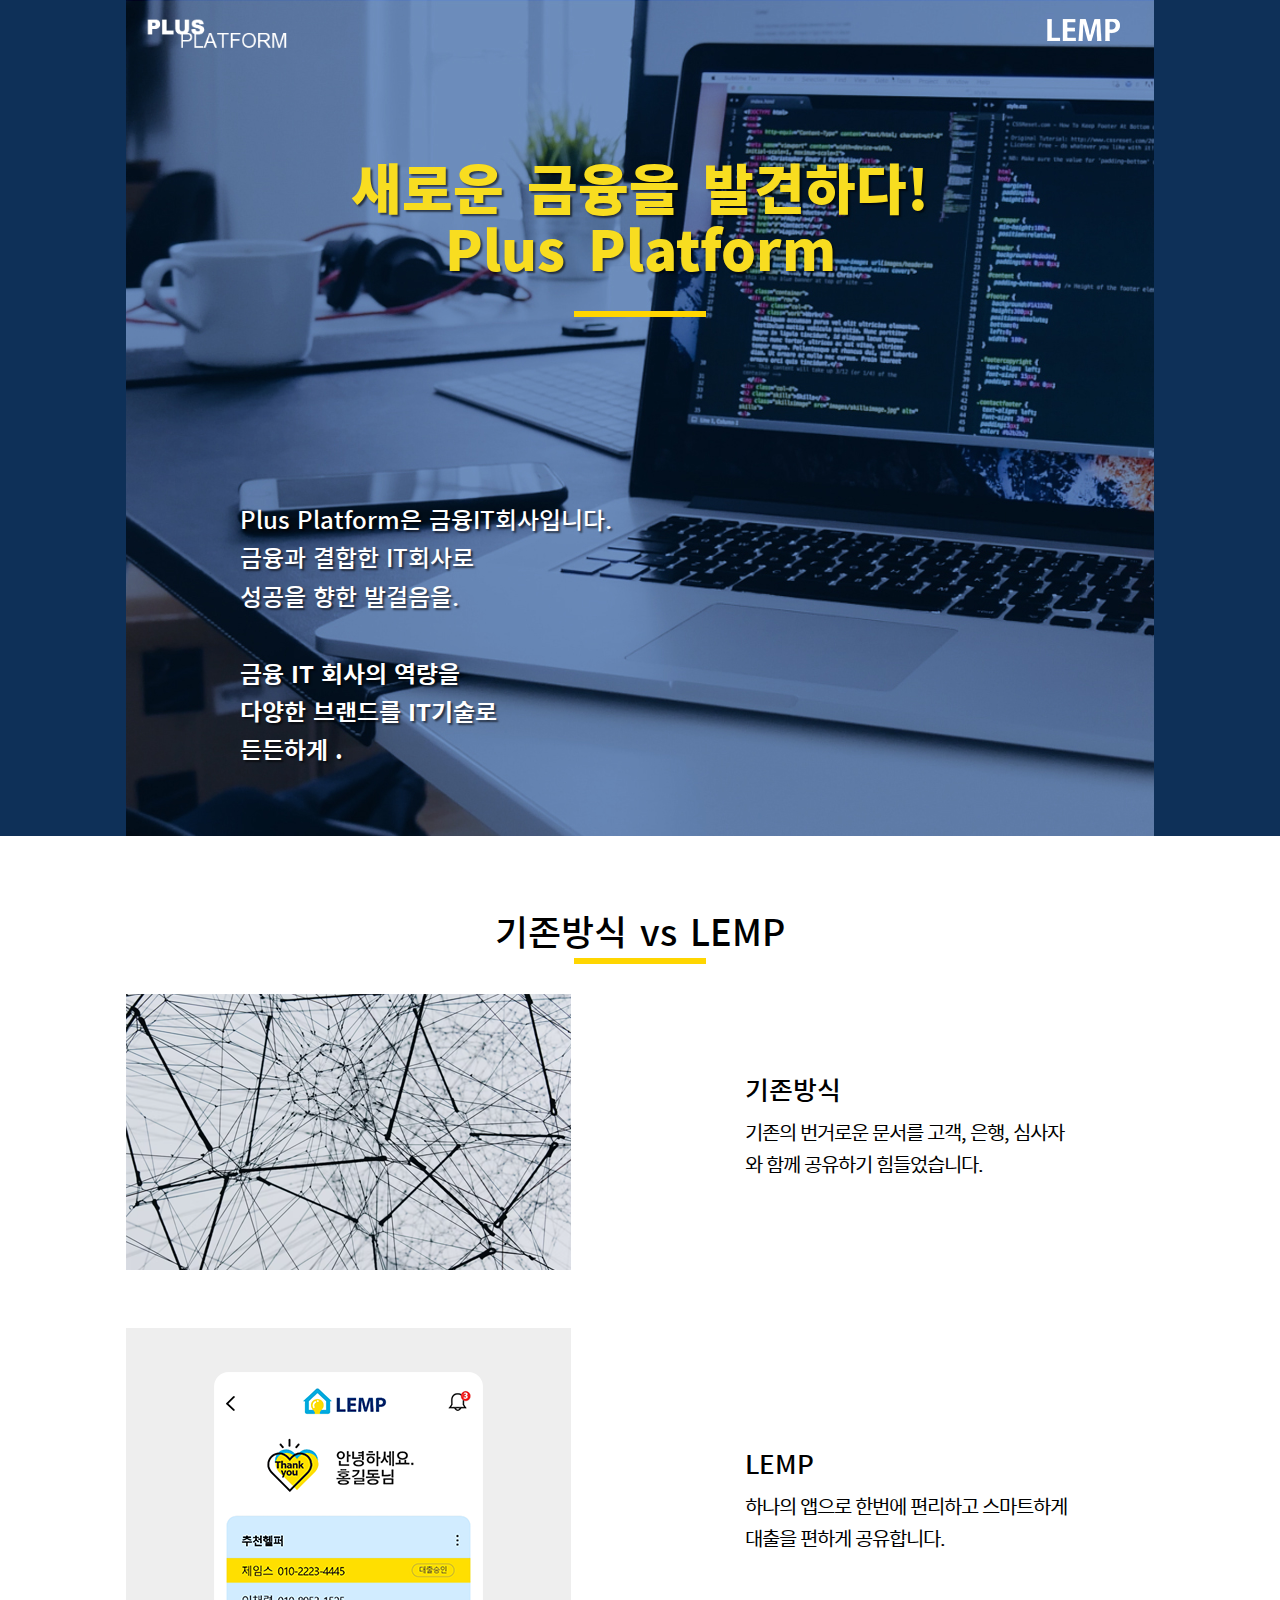
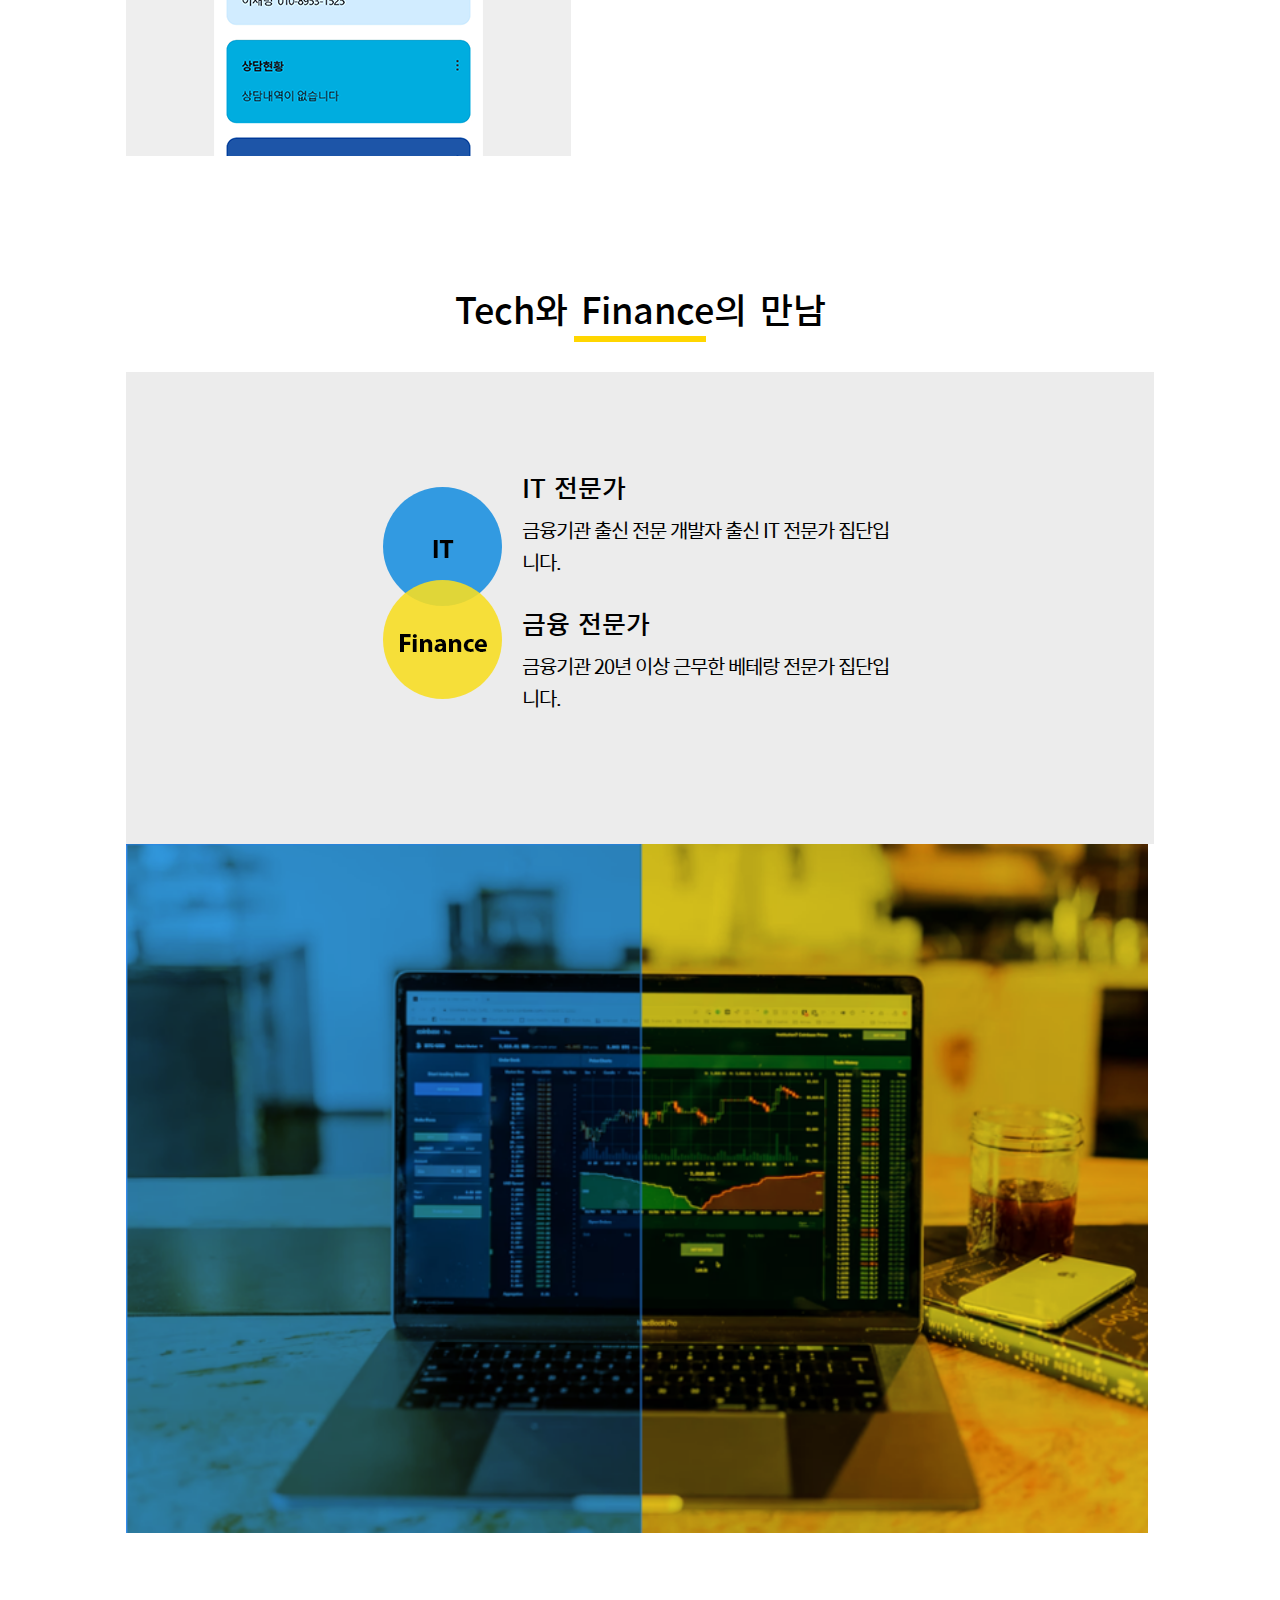
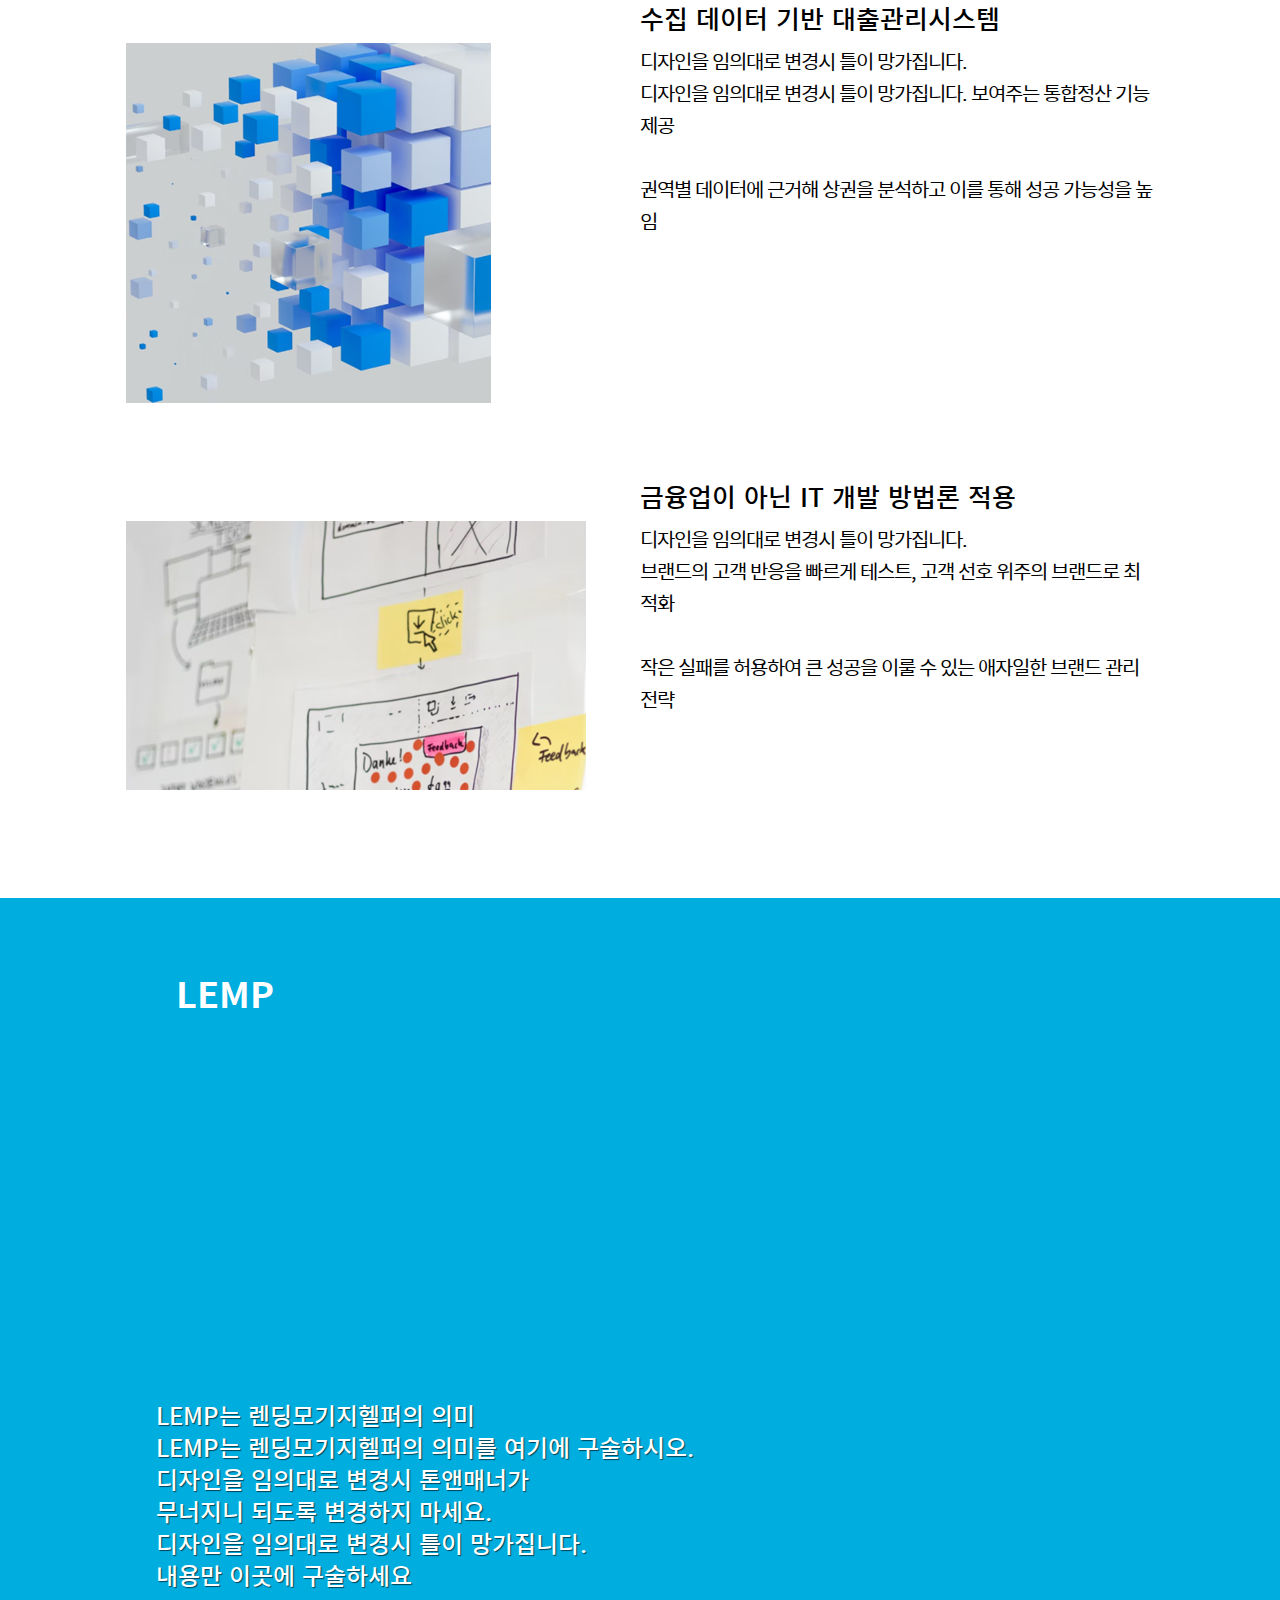
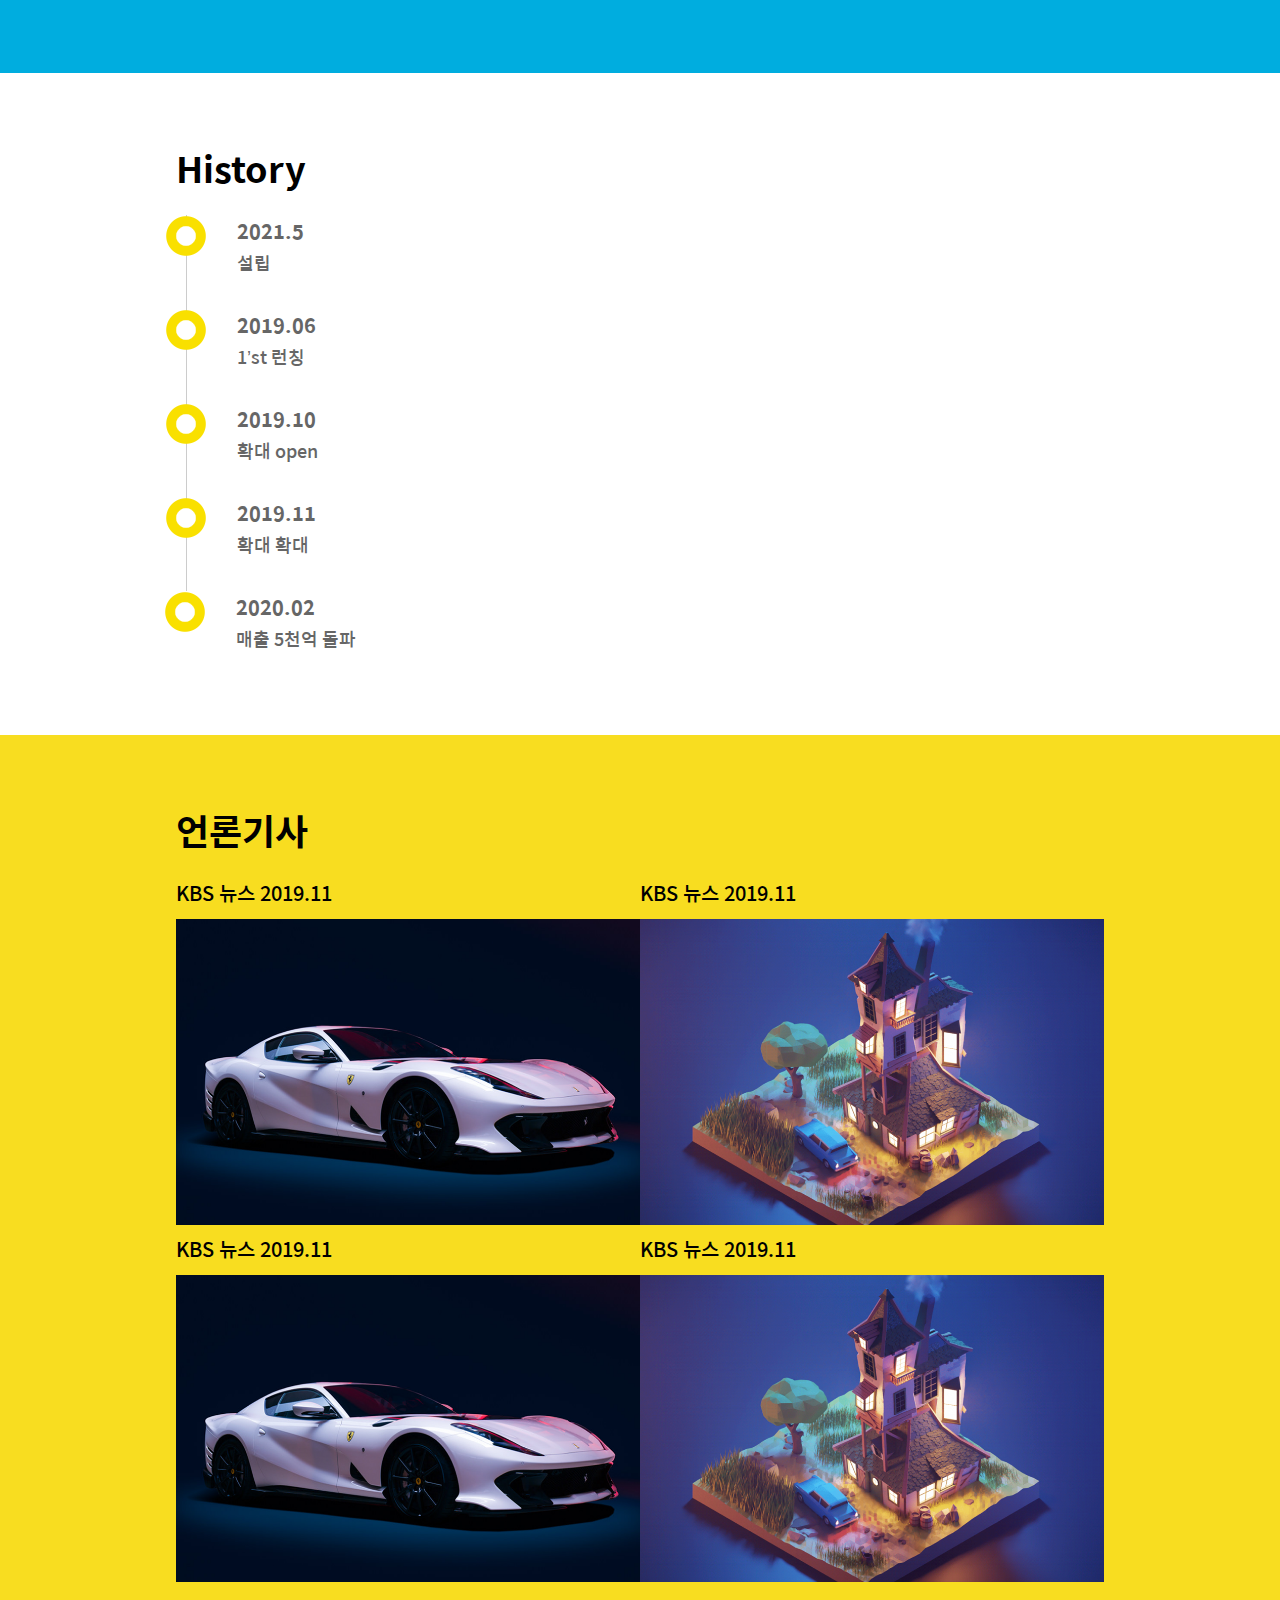
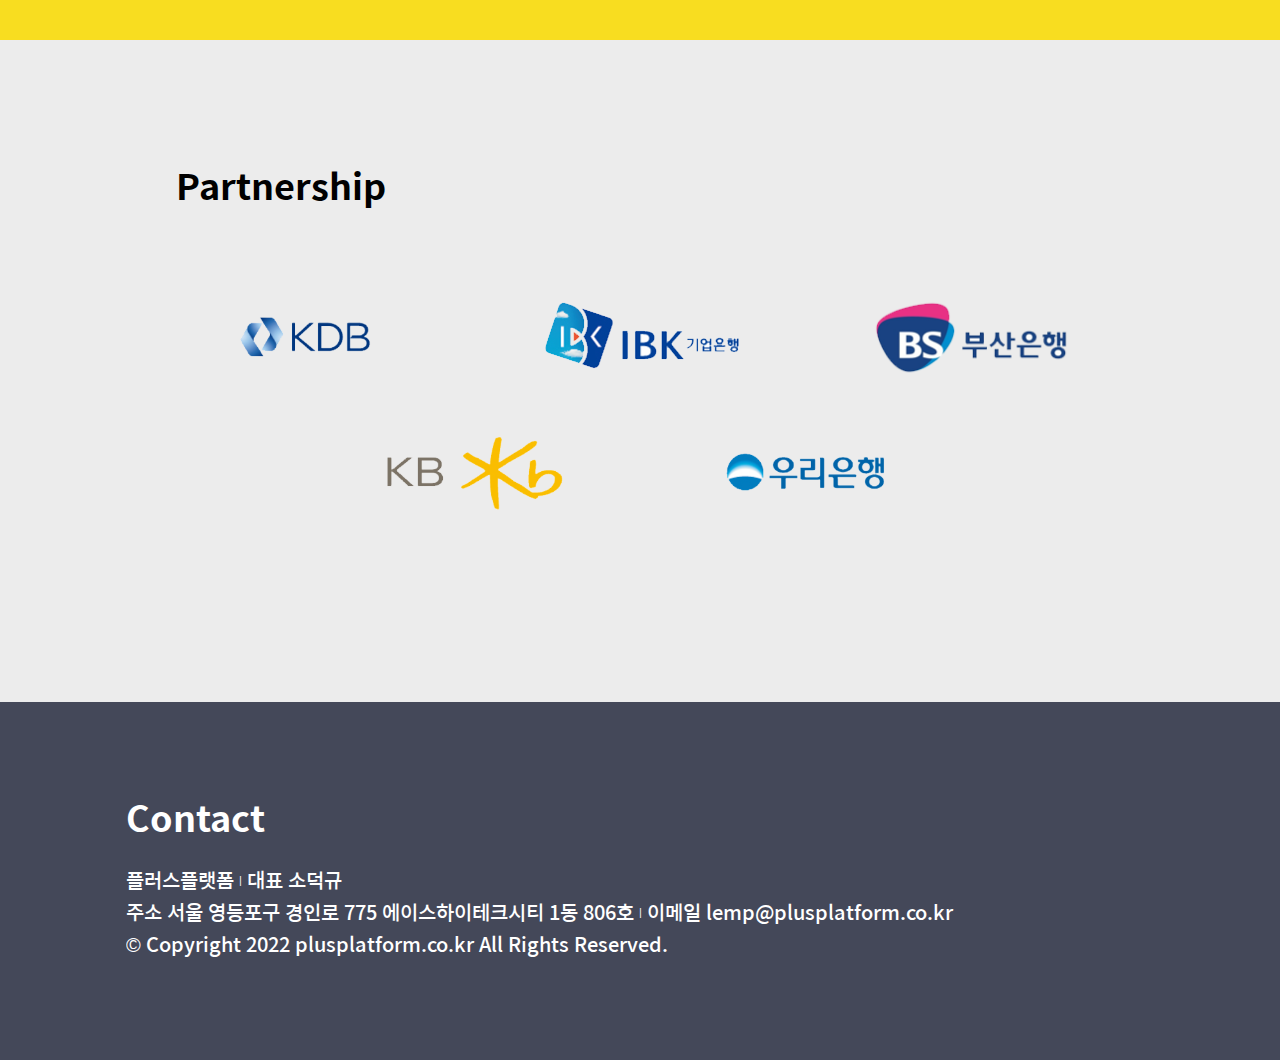
<file: index.html>
<!doctype html>
<html lang="ko">
<head>
    <meta charset="utf-8">
    <meta name="viewport" content="width=device-width, initial-scale=1.0, minimum-scale=1.0, maximum-scale=1.0, user-scalable=no">
    <title>플러스플랫폼</title>
	
    <link rel="stylesheet" href="./css/font.css">
    <link rel="stylesheet" href="./css/default.css">
    <link rel="stylesheet" href="./css/style.css">
    <link rel="stylesheet" href="./css/style-phone.css">
	
	<script type="text/javascript" src="./js/jquery-1.12.4.min.js"></script> 
	<script type="text/javascript" src="./js/front.js" ></script> 
</head>
<body>

	<div id="wrap">
		<header id="header">
			<div class="header">
				<h1 class="logo fl">
                    <a href="#none">
						<!--<img class="color1" src="./images/logo_yk_w.png" alt="플러스플랫폼">
						<img class="color2" src="./images/logo_yk.png" alt="플러스플랫폼">-->
					</a>
                </h1>
				<div class="fr">
					<a href="#none">
						<!--<img class="color1" src="./images/logo_ks_w.png" alt="플러스플랫폼">
						<img class="color2" src="./images/logo_ks.png" alt="플러스플랫폼">-->
					</a>
				</div>
			</div>
		</header>
		<div class="main-visual-wrap">
			<div class="main-visual">
				<h2 class="tit">새로운 금융을 발견하다!<br/> Plus Platform</h2>
				<h3 class="sus-tit">
					Plus Platform은 금융IT회사입니다. <br/>
					금융과 결합한 IT회사로 <br/>
					성공을 향한 발걸음을.<br/><br/>
					<b>금융 IT 회사의 역량을  <br/>
					다양한 브랜드를 IT기술로 <br/>든든하게 .</b>
				</h3>
			</div>
		</div>
		<section class="cont1">
			<div class="cont-wrap">
				<h3 class="tit">기존방식 vs LEMP</h3>
				<div class="clear">
					<dl class="dl-txt">
						<dt>기존방식</dt>
							<dd>
							기존의 번거로운 문서를
							고객, 은행, 심사자와 함께
							공유하기 힘들었습니다.
							</dd>
					</dl>
					
					<p class="img ">
						<img src="./images/img_old.png" alt="" />
					</p>
				</div>

				<div class="clear">
					<dl class="dl-txt">
						<dt>LEMP</dt>
							<dd>
							하나의 앱으로 한번에
							<span>편리하고 스마트하게 </span><br>
							대출을 편하게 공유합니다. 
							</dd>
					</dl>

					<p class="img">
						<img src="./images/img_ykd.png" alt="" />
					</p>
				</div>
			</div><!--//cont-wrap-->
		</section>
		<section class="cont2">
			<h3 class="tit">Tech와 Finance의 만남</h3>
			<div class="bg-gray cont-wrap">
				<div class="cont-txt">
					<p class="img fl mr20 mt15">
						<img src="./images/img_con2.png" alt="" />
					</p>
					<div class="fl">
						<dl class="dl-txt">
							<dt>IT 전문가</dt>
								<dd>금융기관 출신 전문 개발자 출신 IT 전문가 집단입니다.
								</dd>
						</dl>
						<dl class="dl-txt">
							<dt>금융 전문가</dt>
							<dd>금융기관 20년 이상 근무한 베테랑 전문가 집단입니다.
								</dd>
						</dl>
					</div>
				</div>
			</div><!--//bg-gray-wrap-->
			<div class="bg-cover cont-wrap">				
			</div><!--//bg-cover-->

			<div class="cont-txt-img cont-wrap">
				<div class="clear">
					<p class="img">
						<img src="./images/img_plus01.png" alt="" />
					</p>
					
					<dl class="dl-txt">
						<dt>수집 데이터 기반 대출관리시스템 </dt>
							<dd>
							디자인을 임의대로 변경시 틀이 망가집니다. <br>
							디자인을 임의대로 변경시 틀이 망가집니다.
							보여주는 통합정산 기능 제공<br><br>
							권역별 데이터에 근거해 상권을 분석하고 
							이를 통해 성공 가능성을 높임
							</dd>
					</dl>
				</div>
				
				<div class="clear">
					<p class="img">
						<img src="./images/img_plus02.png" alt="" />
					</p>
						
					<dl class="dl-txt">
						<dt>금융업이 아닌 IT 개발 방법론 적용 </dt>
							<dd>
							디자인을 임의대로 변경시 틀이 망가집니다.<br>

							브랜드의 고객 반응을 
							빠르게 테스트, 고객 선호 위주의 브랜드로 최적화<br><br>

							작은 실패를 허용하여 큰 성공을 이룰 수 있는 
							애자일한 브랜드 관리 전략

							</dd>
					</dl>
				</div>

			</div>

		</section>
		<section class="cont3">
			<div class="cont-wrap">
				<h3 class="tit">LEMP</h3>
				<div class="sub-txt">
					LEMP는 렌딩모기지헬퍼의 의미<br> 
					LEMP는 렌딩모기지헬퍼의 의미를 여기에 구술하시오.<br>  
					디자인을 임의대로 변경시 톤앤매너가 <br> 무너지니 되도록 변경하지 마세요.<br> 
					디자인을 임의대로 변경시 틀이 망가집니다. <br>
					내용만 이곳에 구술하세요 <br><br>

				</div>	
			</div><!--//cont-wrap-->
		</section>
		<section class="cont4">
			<div class="cont-wrap">
				<h3 class="tit">History</h3>
				<div class="history-wrap">
					<div class="history-list fl">
						<ul>
							<li>
								<strong>2021.5</strong>
								<span>설립</span>
							</li>
							<li>
								<strong>2019.06</strong>
								<span>1’st 런칭</span>
							</li>
							<li>
								<strong>2019.10</strong>
								<span>확대 open</span>
							</li>
							<li>
								<strong>2019.11</strong>
								<span>확대 확대 </span>
							</li>
							<li>
								<strong>2020.02</strong>
								<span>매출 5천억 돌파</span>
							</li>							
						</ul>
					</div>
				</div>
			</div><!--//cont-wrap-->
		</section>
		<section class="cont5">
			<div class="cont-wrap">
				<h3 class="tit black">언론기사</h3>
				<div class="media-wrap">
					<div class="fl">
						<dl>
							<dt>KBS 뉴스 2019.11</dt>
							<dd><a href="https://youtu.be/3q-vvYDcHO8" target="_blank"><img src="./images/media01.png"></a></dd>
						</dl>
					</div>
					<div class="fr">
						<dl>
							<dt>KBS 뉴스 2019.11</dt>
							<dd><img src="./images/media02.png"></dd>
						</dl>
					</div>
				</div>
				<div class="media-wrap">
					<div class="fl">
						<dl>
							<dt>KBS 뉴스 2019.11</dt>
							<dd><a href="https://youtu.be/3q-vvYDcHO8" target="_blank"><img src="./images/media01.png"></a></dd>
						</dl>
					</div>
					<div class="fr">
						<dl>
							<dt>KBS 뉴스 2019.11</dt>
							<dd><img src="./images/media02.png"></dd>
						</dl>
					</div>
				</div>
			</div><!--//cont-wrap-->

		</section>
		<section class="cont7 bg-gray">
			<div class="cont-wrap">
				<h3 class="tit black">Partnership</h3>	
				<ul>
					<li><img src="./images/partner01.png"></li>
					<li><img src="./images/partner02.png"></li>
					<li><img src="./images/partner03.png"></li>
					<li><img src="./images/partner04.png"></li>
					<li><img src="./images/partner05.png"></li>
				</ul>
			</div><!--//cont-wrap-->
		</section>

		<footer>
			<div class="cont-wrap">
				<h6 class="tit">Contact</h6>
				<p>플러스플랫폼 <em>|</em> 대표 소덕규</p>
				<p>주소 서울 영등포구 경인로 775 에이스하이테크시티 1동 806호 <em>|</em> 이메일 
				<a href="mailto:lemp@plusplatform.co.kr">lemp@plusplatform.co.kr</a></p>
				<p>© Copyright 2022 plusplatform.co.kr  All Rights Reserved.</p>
			</div>
		</footer>
	</div><!--//wrap-->

</body>
</html>
</file>
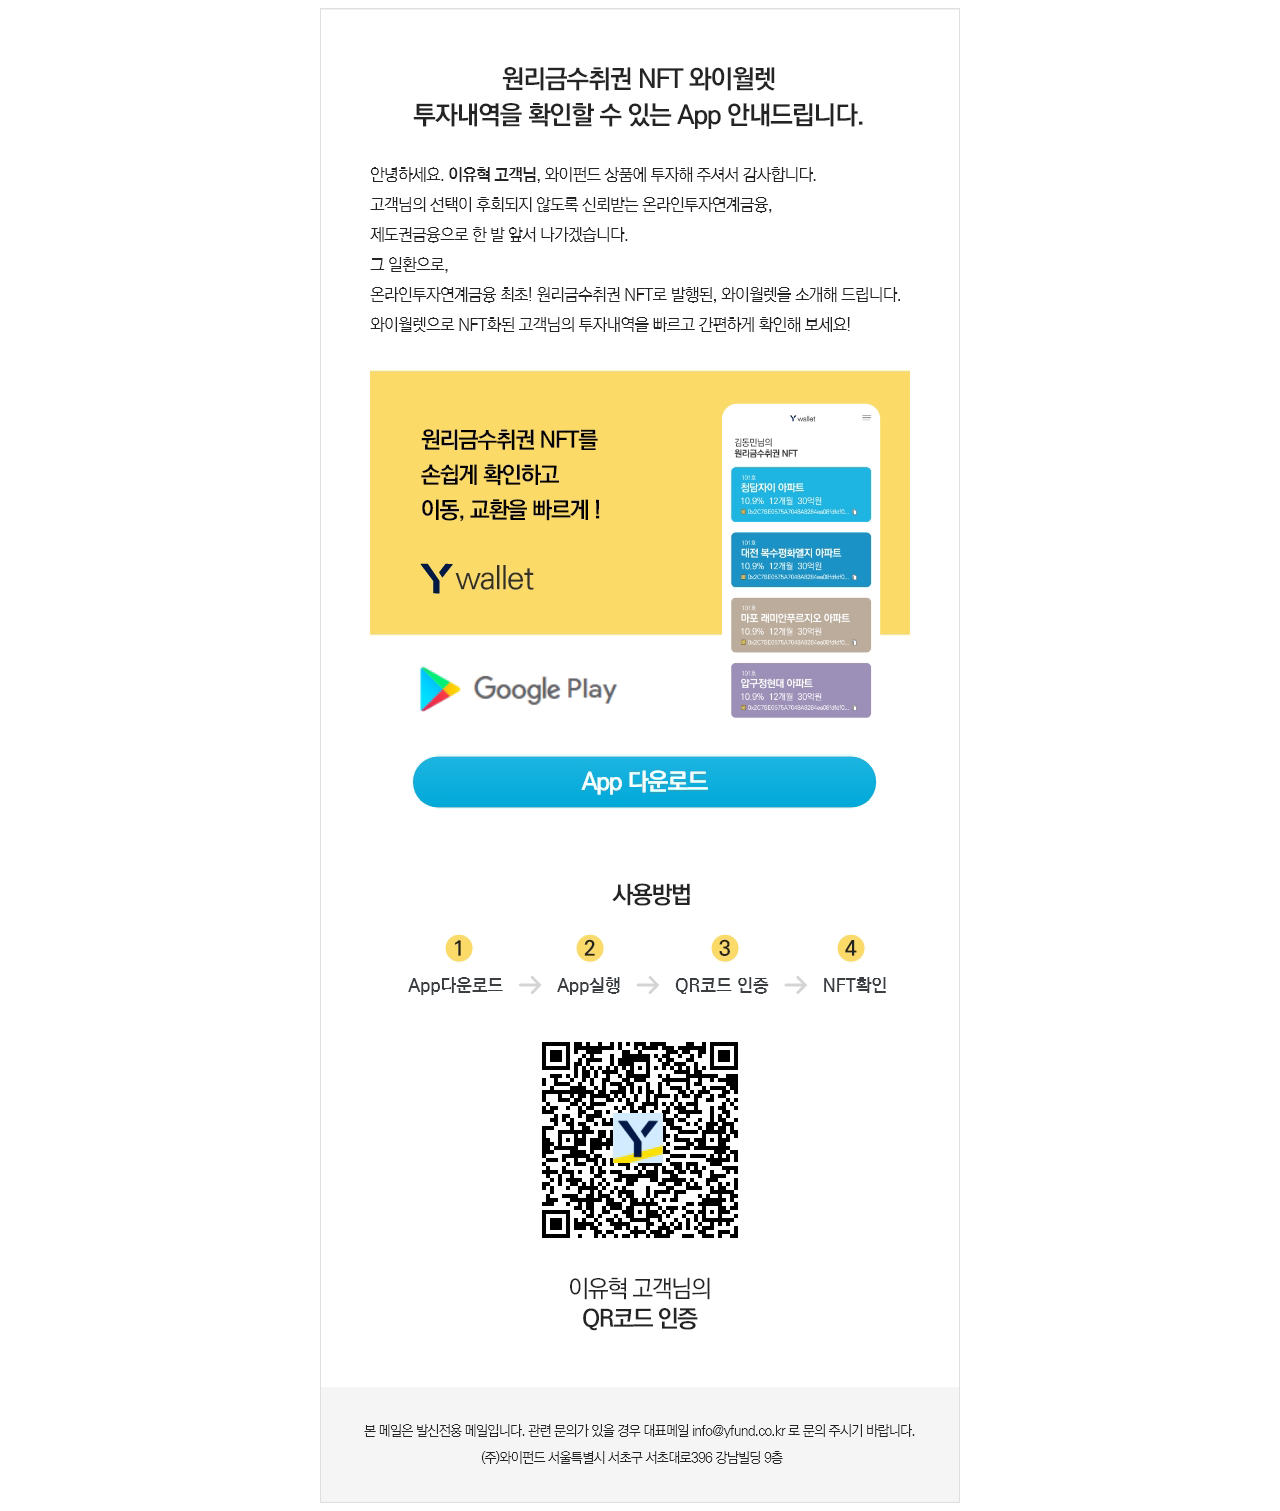
<file: 02.html>
<!DOCTYPE html>
<html lang="ko">
<head>
	<meta charset="utf-8" />
	<meta http-equiv="X-UA-Compatible" content="IE=edge">
	<meta name="viewport" content="width=device-width,initial-scale=1.0,minimum-scale=1.0,maximum-scale=1.0,user-scalable=no">

	<meta name="description" content="">
	<meta name="keyword" content="">


	<style>
		img.center {
		display: block;
		margin: 0 auto;
		padding-top: 0px;
		}
	</style>

	<title>Ywallet</title>
	
	</head>
	<div >
		<img class="center" src ="images/images/03.png">
		<img class="center" src ="images/images/g_01.png">
		<a href="https://play.google.com/store/apps/details?id=com.yfund.nftwallet" target="_blank"><img class="center" src ="images/images/g_02.png"></a>
		<img class="center" src ="images/images/g_03.png">
		<img class="center" src ="images/images/04.png">
		<img class="center" src ="images/images/g_04.png">
	</div>
</html>
</file>
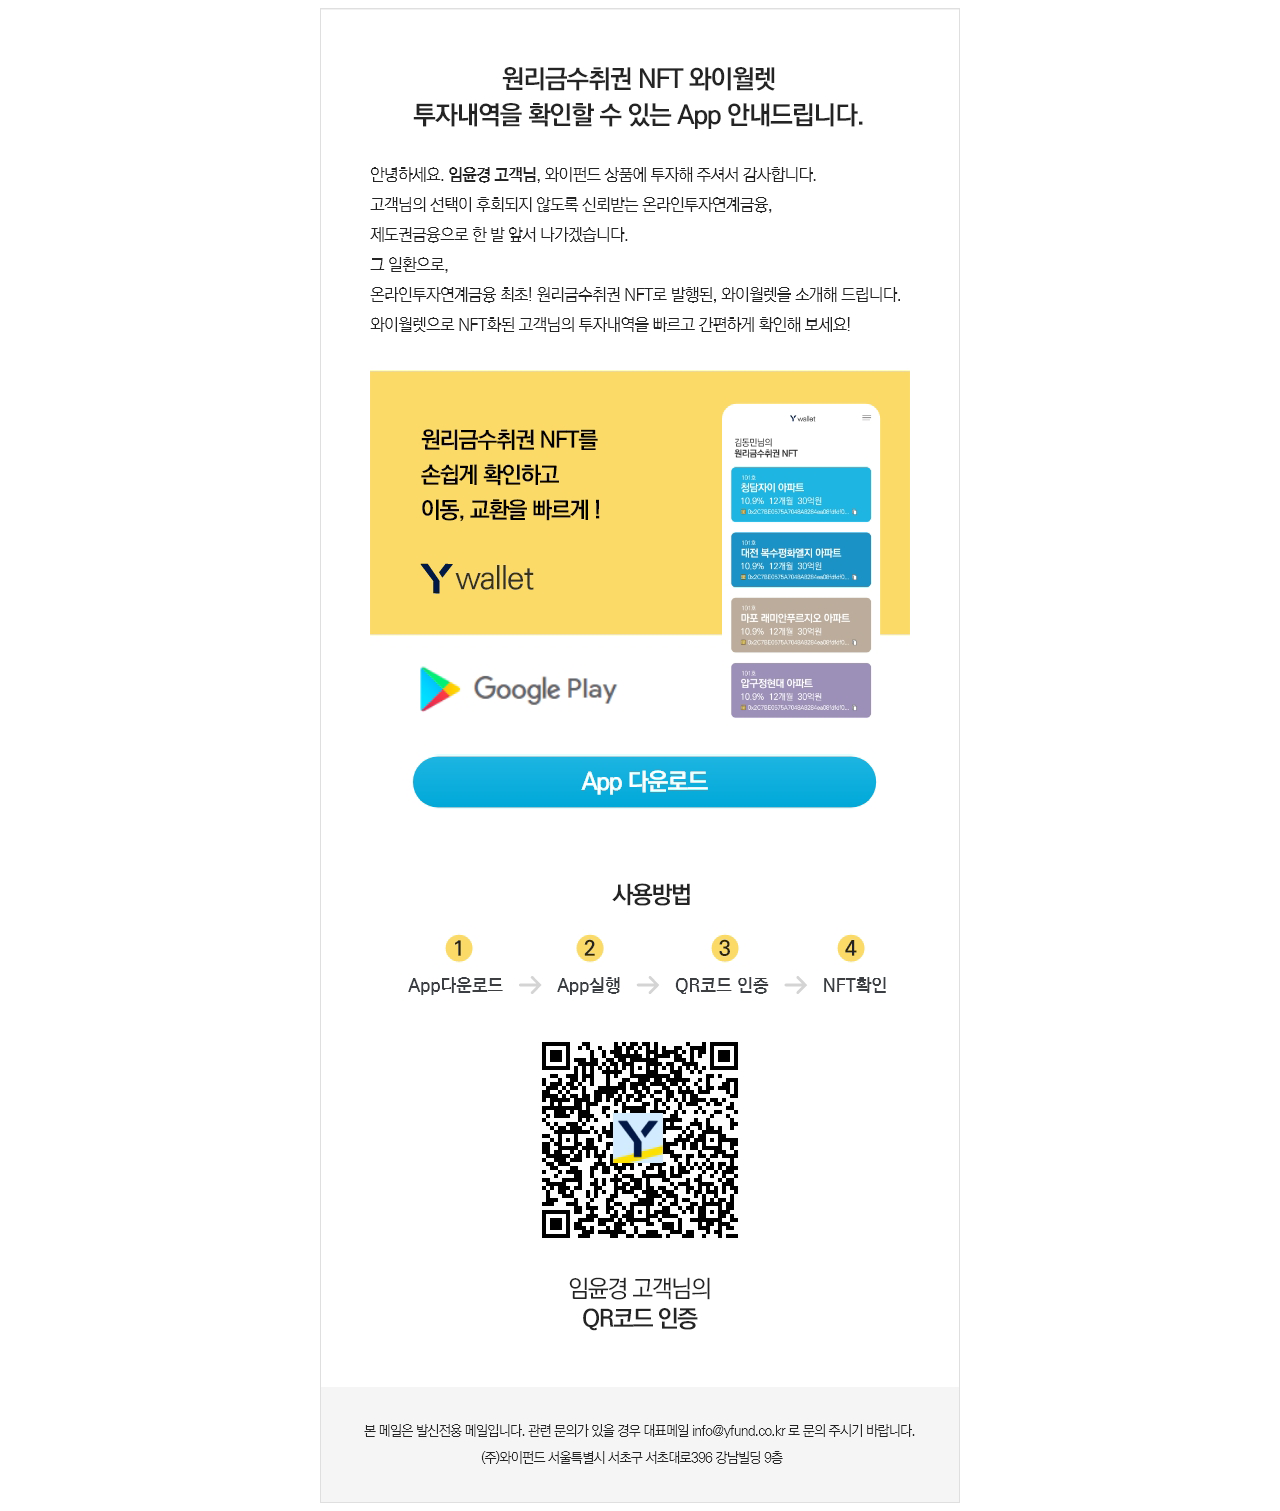
<file: 03.html>
<!DOCTYPE html>
<html lang="ko">
<head>
	<meta charset="utf-8" />
	<meta http-equiv="X-UA-Compatible" content="IE=edge">
	<meta name="viewport" content="width=device-width,initial-scale=1.0,minimum-scale=1.0,maximum-scale=1.0,user-scalable=no">

	<meta name="description" content="">
	<meta name="keyword" content="">


	<style>
		img.center {
		display: block;
		margin: 0 auto;
		padding-top: 0px;
		}
	</style>

	<title>Ywallet</title>
	
	</head>
	<div >
		<img class="center" src ="images/images/05.png">
		<img class="center" src ="images/images/g_01.png">
		<a href="https://play.google.com/store/apps/details?id=com.yfund.nftwallet" target="_blank"><img class="center" src ="images/images/g_02.png"></a>
		<img class="center" src ="images/images/g_03.png">
		<img class="center" src ="images/images/06.png">
		<img class="center" src ="images/images/g_04.png">
	</div>
</html>
</file>
<file: css/font.css>
/* 본고딕 */
@font-face{
	font-family:'NotoKr';
	font-weight: 100;
	src:url("./font/NotoSansCJKkr-Thin.eot");
	src:url("./font/NotoSansCJKkr-Thin.eot?#iefix") format('embedded-opentype'),
		url("./font/NotoSansCJKkr-Thin.woff") format('woff');
}
@font-face{
	font-family:'NotoKr';
	font-weight: 200;
	src:url("./font/NotoSansCJKkr-Light.eot");
	src:url("./font/NotoSansCJKkr-Light.eot?#iefix") format('embedded-opentype'),
		url("./font/NotoSansCJKkr-Light.woff") format('woff');
}
@font-face{
	font-family:'NotoKr';
	font-weight: 300;
	src:url("./font/NotoSansCJKkr-DemiLight.eot");
	src:url("./font/NotoSansCJKkr-DemiLight.eot?#iefix") format('embedded-opentype'),
		url("./font/NotoSansCJKkr-DemiLight.woff") format('woff');
}
@font-face{
	font-family:'NotoKr';
	font-weight: 400;
	src:url("./font/NotoSansCJKkr-Regular.eot");
	src:url("./font/NotoSansCJKkr-Regular.eot?#iefix") format('embedded-opentype'),
		url("./font/NotoSansCJKkr-Regular.woff") format('woff');
}
@font-face{
	font-family:'NotoKr';
	font-weight: 500;
	src:url("./font/NotoSansCJKkr-Medium.eot");
	src:url("./font/NotoSansCJKkr-Medium.eot?#iefix") format('embedded-opentype'),
	url("./font/NotoSansCJKkr-Medium.woff") format('woff');
}
@font-face{
	font-family:'NotoKr';
	font-weight: 600;
	src:url("./font/NotoSansCJKkr-Bold.eot");
	src:url("./font/NotoSansCJKkr-Bold.eot?#iefix") format('embedded-opentype'),
		url("./font/NotoSansCJKkr-Bold.woff") format('woff');
}
@font-face{
	font-family:'NotoKr';
	font-weight: 700;
	src:url("./font/NotoSansCJKkr-Black.eot");
	src:url("./font/NotoSansCJKkr-Black.eot?#iefix") format('embedded-opentype'),
	url("./font/NotoSansCJKkr-Black.woff") format('woff');
}
</file>
<file: css/style.css>
html,
body {
  margin: 0;
  padding: 0;
  position: relative;
  font-size: 20px;
  line-height: 160%;
  color: #000;
  font-family: "NotoKr", "Malgun Gothic", "맑은 고딕", Dotum, "돋움", Helvetica,
    AppleSDGothicNeo, sans-serif;
  font-weight: 500;
  width: 100%;
  height: 100%;
  word-spacing: -5px;
  /*background:#fff;*/
}

/*layout*/
#wrap {position:relative; width:100%; min-width:320px;z-index:1; overflow:hidden; }

header {
  position:absolute;
  left:0;
  top:0;
  width:100%;
  
}
header .header {
  width: 1028px;
  margin: 0 auto;
  overflow: hidden;
  padding: 18px 0 14px 0;
  height: 64px;
}
header .header h1 {
  padding-left: 50px;
  font-weight: 500;
  font-size: 22px;
  background:url(../images/logo_yk_w.png) left top no-repeat;
  background-size:150px 36px;
  margin-left:20px;
  width:194px;
  height:36px;
  border color: solid 1px color: red;;
}

header.fixed {
  position:fixed;
  left:0;
  top:0;
  width:100%;
  background: #f8dd20;
  z-index:999999999;
}

header.fixed .header h1 {
 background:url(../images/logo_yk.png) left top no-repeat;
 background-size:150px 36px;
 margin-right:30px;
}

header .header div.fr{
	width:97px;
	height:23px;
	
	background:url(../images/logo_ks_w.png) left top no-repeat;
  background-size:97px 23px;
  margin-right:20px;
}

header.fixed .header div.fr{
	background:url(../images/logo_ks.png) left top no-repeat;
}

/*main-visual-wrap*/
.main-visual-wrap {
  background: #0E3058;
}
.main-visual {
  width: 1028px;
  height: 836px;
  margin: 0 auto;
  background: url(../images/bg_top.jpg) no-repeat center 0px;
  background-size: cover;
}
.main-visual h2.tit {
  padding: 160px 0 0 0;
  color: #f8dd20;
  font-size: 55px;
  line-height: 110%;
  font-weight: bold;
  text-align: center;
  text-shadow: 2px 2px 2px rgba(0, 0, 0, 0.6);
}
.main-visual h2.tit:after {
  content: "";
  background: #ffd600;
  width: 132px;
  height: 6px;
  display: block;
  margin: 30px auto;
}
.main-visual h3.sus-tit {
  padding: 154px 0 0 114px;
  text-align: left;
  font-size: 24px;
  color: #fff;
  line-height: 160%;
  text-shadow: 2px 2px 2px rgba(0, 0, 0, 0.6);
}

/*common*/
.cont-wrap {
  width: 1028px;
  margin: 0 auto;
  
  overflow: hidden;
  padding:50px 0;
}

h3.tit {
  font-size: 36px;
  color: #000;
  font-weight: 600px;
  text-align: center;
  margin: 30px 0;
}
h3.tit:after {
  content: "";
  background: #ffd600;
  width: 132px;
  height: 6px;
  display: block;
  margin: 10px auto;
}

.dl-txt dt {
  font-size: 26px;
  margin-bottom: 10px;
}
.dl-txt dd {
  font-size: 20px;
  letter-spacing: -1px;
  font-weight: 400;
  margin-bottom: 30px;
}

p.img img {
}

.bg-gray {
  background: #ececec;
}
.bg-write {
  background: #fff;
  padding: 5px;
  font-size: 38px;
  display: inline-block;
}

/*section.cont1*/
section.cont1 {

}
section.cont1 div.clear {
  margin-bottom: 50px;
  
  overflow: hidden;
}
section.cont1 dl {
  float: right;
  width: 32%;
  margin-top: 80px;
  margin-right: 80px;
}
section.cont1 p.img {
  float: left;
  width: 50%;
}

section.cont1 div.clear:last-child dl {
  margin-top: 120px;
}

/*section.cont2*/
section.cont2 {

}
section.cont2 .cont-txt {
  margin: 0 auto;
  width: 50%;
  overflow: hidden;
  padding:50px 0;
}
section.cont2 .bg-cover {
  background: url(../images/img_plus.png) no-repeat left top;
  background-size: contain;
  height: 689px;
}

section.cont2 .cont-txt-img .clear {
  
  overflow: hidden;
  margin-bottom: 50px;
}
section.cont2 .cont-txt-img p.img {
  float: left;
  margin-top: 60px;
  width: 30%;
 
}
section.cont2 .cont-txt-img dl {
  float: right;
  width: 50%;
  margin-top: 20px;
}

section.cont2 div.fl{
	width:374px;
	
}


/*section.cont3*/
section.cont3 {
  
  background: #00addf;
}
section.cont3 h3.tit {
  color: #fff;
  font-size: 36px;
  text-align: left;
  font-weight: 600;
  margin-left: 50px;
}
section.cont3 h3.tit:after {
  display: none;
}
section.cont3 .cont-wrap {
  background: url(../images/img_brand.png) no-repeat left top;
  background-size: cover;
  height: 775px;
}
section.cont3 .sub-txt {
  padding: 30px;
  color: #fff;
  text-shadow: 1px 1px 1px rgba(0, 0, 0, 0.6);
  font-size: 24px;
  margin-top: 360px;
}

/*section.cont4*/
section.cont4 {
  
}
section.cont4 h3.tit {
  color: #000;
  font-size: 36px;
  text-align: left;
  font-weight: 600;
  margin-left: 50px;
}
section.cont4 h3.tit:after {
  display: none;
}

section.cont4 .history-list {
}
section.cont4 .history-list ul li {
  padding-bottom: 30px;
  font-size: 18px;
  color: #666;
  border-left: 1px solid #ccc;
  padding-left: 50px;
  margin-left: 60px;
  position: relative;
}
section.cont4 .history-list ul li span {
  display: block;
}
section.cont4 .history-list ul li strong {
  display: block;
  font-size: 20px;
}
section.cont4 .history-list ul li:before {
  content: "";
  background: url(../images/ico_dot2.png) left top no-repeat;
  width: 42px;
  height: 42px;
  background-size: 42px 42px;
  position: absolute;
  left: -22px;
  top: 0;
}

section.cont4 .history-list ul li:last-child {
  border-left: none;
}

section.cont4 .history-box {
  width: 65%;
}
section.cont4 .history-box ul li {
  position: relative;
  padding: 20px;
  border: 1px solid #ccc;
  border-radius: 10px;
  height: 110px;
  overflow: hidden;
  margin-bottom: 10px;
}
section.cont4 .history-box ul li span {
  margin-left: 30px;
  float: left;
  /*background: url(../images/cont5_img3.png) left top no-repeat;*/
  width: 100px;
  height: 50px;
  background-size: 100px 50px;
  margin-right: 30px;
}
section.cont4 .history-box ul li p {
  float: left;
}
section.cont4 .history-box ul li div {
  float: left;
  text-align: left;
}
section.cont4 .history-box ul li div h3 {
  font-size: 20px;
}
section.cont4 .history-box ul li div em {
  color: #666;
  display: block;
  font-weight: light;
}
section.cont4 .history-box ul li:before {
  content: "";
  width: 6px;
  height: 110px;
  background: #f8dd20;
  position: absolute;
  left: 0;
  top: 0;
}

/*section.cont5*/
section.cont5 {
  
  background: #f8dd20;
}
section.cont5 h3.tit {
  color: #000;
  font-size: 36px;
  text-align: left;
  font-weight: 600;
  margin-left: 50px;
}
section.cont5 h3.tit:after {
  display: none;
}
section.cont5 .clear {
  overflow: hidden;
}
section.cont5 .clear .dl-txt {
  width: 80%;
}

section.cont5 .img-wrap {
}
section.cont5 .img-wrap p.img {
  width: 50%;
  height: 450px;
  float: left;
}
section.cont5 .img-wrap p.img img {
  width: 100%;
  height: 100%;
}

section.cont5 .media-wrap {
  overflow: hidden;
  margin:0 50px;
}
section.cont5 .media-wrap div.fl {
  width: 50%;
}
section.cont5 .media-wrap div.fr {
  width: 50%;
}
section.cont5 .media-wrap dl dt {
  margin-bottom: 10px;
}
section.cont5 .media-wrap dl dd img {
  width: 100%;
}

section.cont5 .clear-ing {
  width: 51%;
  margin: 80px auto;
  overflow: hidden;
}

/*section.cont6*/
section.cont6 {
	padding:50px 0;
}
section.cont6 h3.tit {
  color: #000;
  font-size: 36px;
  text-align: left;
  font-weight: 600;
  margin-left: 50px;
}
section.cont6 h3.tit:after {
  display: none;
}

section.cont6 h4.sub-txt {
	margin-left:50px;
}

section.cont6 p.img {text-align:center;}
section.cont6 p.img img { height:230px; margin: 0 auto;}

section.cont6 ol.list{width:60%;margin: 30px auto;}
section.cont6 ol.list li{ font-size:24px; display:inline-block; width:45%;}
section.cont6 h5.sub-txt { font-size: 22px; text-align:center;}


/*section.cont7*/
section.cont7 {
	padding:50px 0;
}
section.cont7 h3.tit {
  color: #000;
  font-size: 36px;
  text-align: left;
  font-weight: 600;
  margin-left: 50px;
}
section.cont7 h3.tit:after {
  display: none;
}

section.cont7 ul{text-align:center; padding:50px 0;}
section.cont7 ul li{
	display:inline-block;
	width:32%;
	margin-bottom:20px;
}
section.cont7 ul li img{ height:107px;}


footer{
	background:#444859;
	color:#fff;
	padding:50px 0;
}

footer h6{
	font-size:36px;
	color:#fff;
	font-weight:600;
	margin-bottom:30px;
}

footer .cont-wrap p a{color:#fff;}

footer em{font-size:11px; color:#f2f2f2; vertical-align:top;}
</file>
<file: css/style-phone.css>
@charset "UTF-8";

/*width 1016px 보다 큰 디바이스*/
@media (min-width: 1016px) {
    .hidden-pc{display:none;}


}/*pc end*/


/*width 1016px 보다 작은 디바이스*/
@media (max-width: 1016px) {
	.hidden-phone{display:none;}
	
	

	/*common*/
	.cont-wrap{ width:auto; padding: 30px 10px;}
	h3.tit{font-size:26px;}
	p.img img{width:100%;}

	header .header h1{ padding-left:20px;}
	header .header .fr{ position:absolute; right:10px; top:20px;}
	header .header .fr img{ height:20px;}
	header .header div.fr {
		width: 97px;
		height: 23px;
		background: url(../images/logo_ks_w.png) left top no-repeat;
		background-size: 97px 23px;
		margin-right: 10px;
	}

	.main-visual{width:auto;}
	.main-visual h2.tit{text-align:left; margin-left: 20px; font-size: 44px;}
	.main-visual h2.tit:after{ margin:30px 0 0 10px;}

	.main-visual h3.sus-tit{padding: 152px 0 0 20px; font-size:18px;}
	
	/*section.cont1*/
	section.cont1 dl{float:none;clear:both; width:auto; margin:20px; text-align:center;}
	section.cont1 p.img{float:none;clear:both; width:auto;}
	section.cont1 div.clear{margin-bottom:20px;}
	section.cont1 div.clear:last-child dl{margin-top:0;}
	section.cont1 div.clear.dl-txt{}

	/*section.cont2*/
	section.cont2 .cont-txt{width:90%; margin:0 auto;}
	section.cont2 .cont-txt p.img{width:90px;}
	section.cont2 .cont-txt div.fl{ width:57%;}
	section.cont2 .cont-txt div.fl dd{font-size:14px;}

	section.cont2 .bg-cover{ 
		width: auto;    
		height: 239px;
		background-size: 100% 100%;
	}

	/**/
	section.cont2 .cont-txt-img p.img{float:none; width:auto; margin-left:0; margin-top:0;}
	section.cont2 .cont-txt-img dl{float:none;width:auto;}

	section.cont3 .sub-txt {
		padding: 20px;
		color: #fff;
		text-shadow: 1px 1px 1px rgba(0, 0, 0, 0.6);
		font-size: 16px; 
		line-height: 150%;
		margin-top: 320px;
	}

	/**/
	section.cont4 .history-list.fl{ float:none; clear:both; width: auto;}
	section.cont4 .history-box{float:none; width:auto; margin:0 0;}
	
	section.cont4 .history-box ul li span {
		margin-left: 0;
		float: left;
		/* background: url(../images/cont5_img3.png) left top no-repeat; */
		width: 20%;
		height: 50px;
		background-size: 100px 50px;
		margin-right: 0;
	}

	section.cont4 .history-box ul li div {
		float: right;
		text-align: left;
		width: 58%;
		font-size:14px;
	}

	section.cont4 .history-box ul li div h3{
		font-size:16px;
	}

	section.cont4 .history-box ul li div em {
		line-height: 130%;
	}

	/**/
	section.cont5 .media-wrap { overflow: hidden; margin: 0 0px;}
	section.cont5 .media-wrap div.fl{width:auto; float:none;}
	section.cont5 .media-wrap div.fr{width:auto; float:none;}
	section.cont5 .img-wrap p.img{width:auto;float:none; clear:both; height:auto; line-height:50%;}
	section.cont5 .clear-ing {
		width: 86%;
		margin: 70px auto;
		overflow: hidden;
	}

	
	section.cont6 h4.sub-txt{ margin-left:0;}
	section.cont6 h5.sub-txt{ margin-left:0; font-size: 15px; text-align: center; line-height: 120%;}
	section.cont6 p.img img { width: 50%; height: 50%;}
	section.cont6 ol.list {
		width: 95%;
		margin: 30px auto;
	}
	section.cont6 ol.list li {
		font-size: 19px;
		display: inline-block;
		width: 80%;
	}


	section.cont7 ul li{
		width:45%;
		float:left;
	}

	section.cont7 ul li img{
		height:67px;
	}

	section h3.tit.black{
		margin-left:0;
		font-size:26px;
		text-align:center;
	}

	dl.dl-txt dt{ font-size:20px; }
	dl.dl-txt dd{ font-size:18px; line-height: 26px;}

}/*phon end*/




/*-----------------예외---------------------------------*/
/*ipon 5*/
@media (max-width: 499px) {
   
}

/*ipon 6,7,8*/
@media  (min-width: 375px) and (max-width : 667px) {
	
	
	
	
}
@media  (min-width: 414px) and (max-width : 736px) {	
	

	
}
/*ipad*/
@media  (min-width: 768px) and (max-width : 1024px) {	
	
}
</file>
<file: css/default.css>
@charset "UTF-8";

/* reset style */
article,aside,details,figcaption,figure,footer,header,main,menu,nav,section,summary{display:block;}
audio,canvas,progress,video,span,em,b,strong,a,label{display:inline-block;box-sizing:border-box;}
html,body,div,p,h1,h2,h3,h4,h5,h6,dl,dt,dd,ol,ul,li,blockquote,pre,button,fieldset,form,legend,table,caption,tbody,
tfoot,thead,tr,th,td,iframe,article,aside,canvas,details,embed,figure,figcaption,header,footer,menu,nav,section,summary,
audio,video{margin:0;padding:0;border:0;font-size:inherit;font-family:inherit;vertical-align:baseline; 
box-sizing:border-box;}

img,fieldset{border:none;}
figure,figcaption{margin:0;padding:0;}
b,strong{font-weight:600;}
em,dfn,cite,address,i{font-style:normal;}
mark{background-color:#ff0;color:#000;}
small{font-size:90%;}
sup,sub{position:relative;font-size: 0.9em;line-height:0;vertical-align:baseline;}
sub{bottom:-0.25em;}
sup{top:-0.5em;}
del{text-decoration: line-through;}
label{cursor:pointer;}

ol,ul,li{list-style:none;}
table{border-collapse:collapse;border-spacing:0;}
caption{position:absolute;width:1px;height:1px;margin:0;padding:0;background:none;font-size:3px;color:transparent;line-height:0;}
legend{position:absolute;width:1px;height:1px;margin:0;padding:0;background:none;font-size:3px;color:transparent;line-height:0;}
hr{visibility:hidden;overflow:hidden;position:absolute;height:0;width:0;font-size:0;}


h1,h2,h3,h4,h5,h6{ font-weight:inherit;}

/* 입력 form */
input{font-size:inherit;font-family:inherit;color:inherit;vertical-align:middle;}
input[type="file"]{border:none;}
input[type="radio"],input[type="checkbox"]{border:none;}
button{text-transform:none;vertical-align: middle;background-color:transparent;cursor: pointer; box-sizing:border-box; word-spacing: -6px;}
/*button,[type="button"],[type="reset"],[type="submit"]{background-color:transparent;cursor: pointer;}*/
select{font-size:inherit;font-family:inherit;color:inherit;text-transform:none;vertical-align:middle;}
textarea{font-size:inherit;font-family:inherit;color:inherit;vertical-align:middle;resize:none;}

button:focus,textarea:focus{  outline: none;}

/*입력 form*/
a:link{color:#000;text-decoration:none;}
a:visited{color:#000;text-decoration:none;}
a:hover{color:#000;text-decoration:none;}
a:active{color:#000;text-decoration:none;}

.clearfix:after{display:block;visibility:hidden;clear:both;content:".";overflow:hidden;width:0;height:0;font-size:0;line-height:0;}
.clearfix{display:inline-block;}
.clearfix{display:block;}
.clear{clear:both;}
.hide{display:none;}
.skip{position:absolute;width:1px;height:1px;margin:0;padding:0;background:none;font-size:3px;color:transparent;line-height:0;}


/* 공통
 ----------------------------------------------------------------------------*/
.bgnone {background: none;}
.disnone { display: none !important;}
.disblock {display: block !important;}
.inblock{ display:inline-block !important;}
.indent {
    text-indent: -10000000000000000px;
    font-size: 0px;
    height: 0px;
}


/* typography */
.font32{ font-size:32px;}
.font30{ font-size:30px;}
.font28{ font-size:28px;}
.font24{ font-size:24px;}
.font22{ font-size:22px;}
.font20{ font-size:20px;}
.font18{ font-size:18px;}
.font16{ font-size:16px;}
.font15{ font-size:15px;}
.font14{ font-size:14px;}
.font13{ font-size:13px;}
.font12{ font-size:12px;}
.font10{ font-size:10px;}
.bb{font-weight:600;}
.bn{font-weight:500;}
.r{ color:#d83232;}
.b{color:##456EFC;}
.g{color:#00592d;}

.t-ygreen{color:#70b340;}
.t-green{color:#00592d;}
.t-black{color:#222;}
.t-red{color:#d83232;}
.t-orange{color:#FF6200;}
.t-blue{color:#456EFC;}
.t-lgray{color:#FBF4F0;}



.fw100{ font-weight:100;}
.fw200{ font-weight:200;}
.fw300{ font-weight:300;}
.fw400{ font-weight:400;}
.fw500{ font-weight:500;}
.fw600{ font-weight:600;}
.fw700{ font-weight:700;}

.fl{ float:left;}
.fr{ float:right;}
.clear{ clear:both;}
.tl{ text-align:left;}
.tr{ text-align:right;}
.tc{ text-align:center;}
.vt{ vertical-align:top;}
.vm{ vertical-align:middle;}
.vb{ vertical-align:bottom;}

 .mt0{margin-top:0 !important;}
 .mt5{margin-top:5px;}
 .mt10{margin-top:10px;}
 .mt15{margin-top:15px;}
 .mt20 {margin-top:20px;}
 .mt30 {margin-top:30px;}
 .mt40 {margin-top:40px;}
 .mt50 {margin-top:50px;}
 .mt60 {margin-top:60px;}
 .mt70 {margin-top:70px;}
 .mt80 {margin-top:80px;}
 .mt90 {margin-top:90px;}
 .mt100 {margin-top:100px;}
 .mt120 {margin-top:120px;}
 .mt140 {margin-top:140px;}
 .mt150 {margin-top:150px;}
 .mt170 {margin-top:170px;}
 .mt190 {margin-top:190px;}
 .mt200 {margin-top:200px;}

 .mb0{margin-bottom:0;}
 .mb5{margin-bottom:5px;}
 .mb10{margin-bottom:10px;}
 .mb15{margin-bottom:15px;}
 .mb20{margin-bottom:20px;}
 .mb30{margin-bottom:30px;}
 .mb40{margin-bottom:40px;}
 .mb50{margin-bottom:50px;}
 .mb60{margin-bottom:60px;}
 .mb70{margin-bottom:70px;}
 .mb80{margin-bottom:80px;}

 .ml0{ margin-left:0;}
 .ml5{ margin-left:5px;}
 .ml10{ margin-left:10px;}
 .ml20{ margin-left:20px;}
 .ml30{ margin-left:30px;}
 .ml40{ margin-left:40px;}
 .ml50{ margin-left:50px;}

 .mr0{ margin-right:0;}
 .mr5{ margin-right:5px;}
 .mr10{ margin-right:10px;}
 .mr20{ margin-right:20px;}
 .mr30{ margin-right:30px;}
 .mr40{ margin-right:40px;}
 .mr50{ margin-right:50px;}

 .pt0{padding-top:0;}
 .pt5{padding-top:5px;}
 .pt10{padding-top:10px;}
 .pt15{padding-top:15px;}
 .pt20{padding-top:20px;}
 .pt30{padding-top:30px;}
 .pt40{padding-top:40px;}

 .pb0{padding-bottom:0;}
 .pb5{padding-bottom:5px !important;}
 .pb10{padding-bottom:10px !important;}
 .pb20{padding-bottom:20px;}
 .pb30{padding-bottom:30px;}

 .pl0{padding-left:0;}
 .pl5{padding-left:5px;}
 .pl10{padding-left:10px;}
 .pl15{padding-left:15px;}
 .pl20{padding-left:20px;}

 .pr0{padding-right:0;}
 .pr5{padding-right:5px;}
 .pr10{padding-right:10px;}
 .pr15{padding-right:15px;}
 .pr20{padding-right:20px;}

 .p20{padding:20px !important;}
 .m20{padding:20px !important;}

 .w60p{width:60% !important;}
 .w67p{width:67% !important;}
 .w64p{width:64% !important;}

:after{display:inline-block; vertical-align:middle;}
:before{display:inline-block; vertical-align:middle;}
</file>
